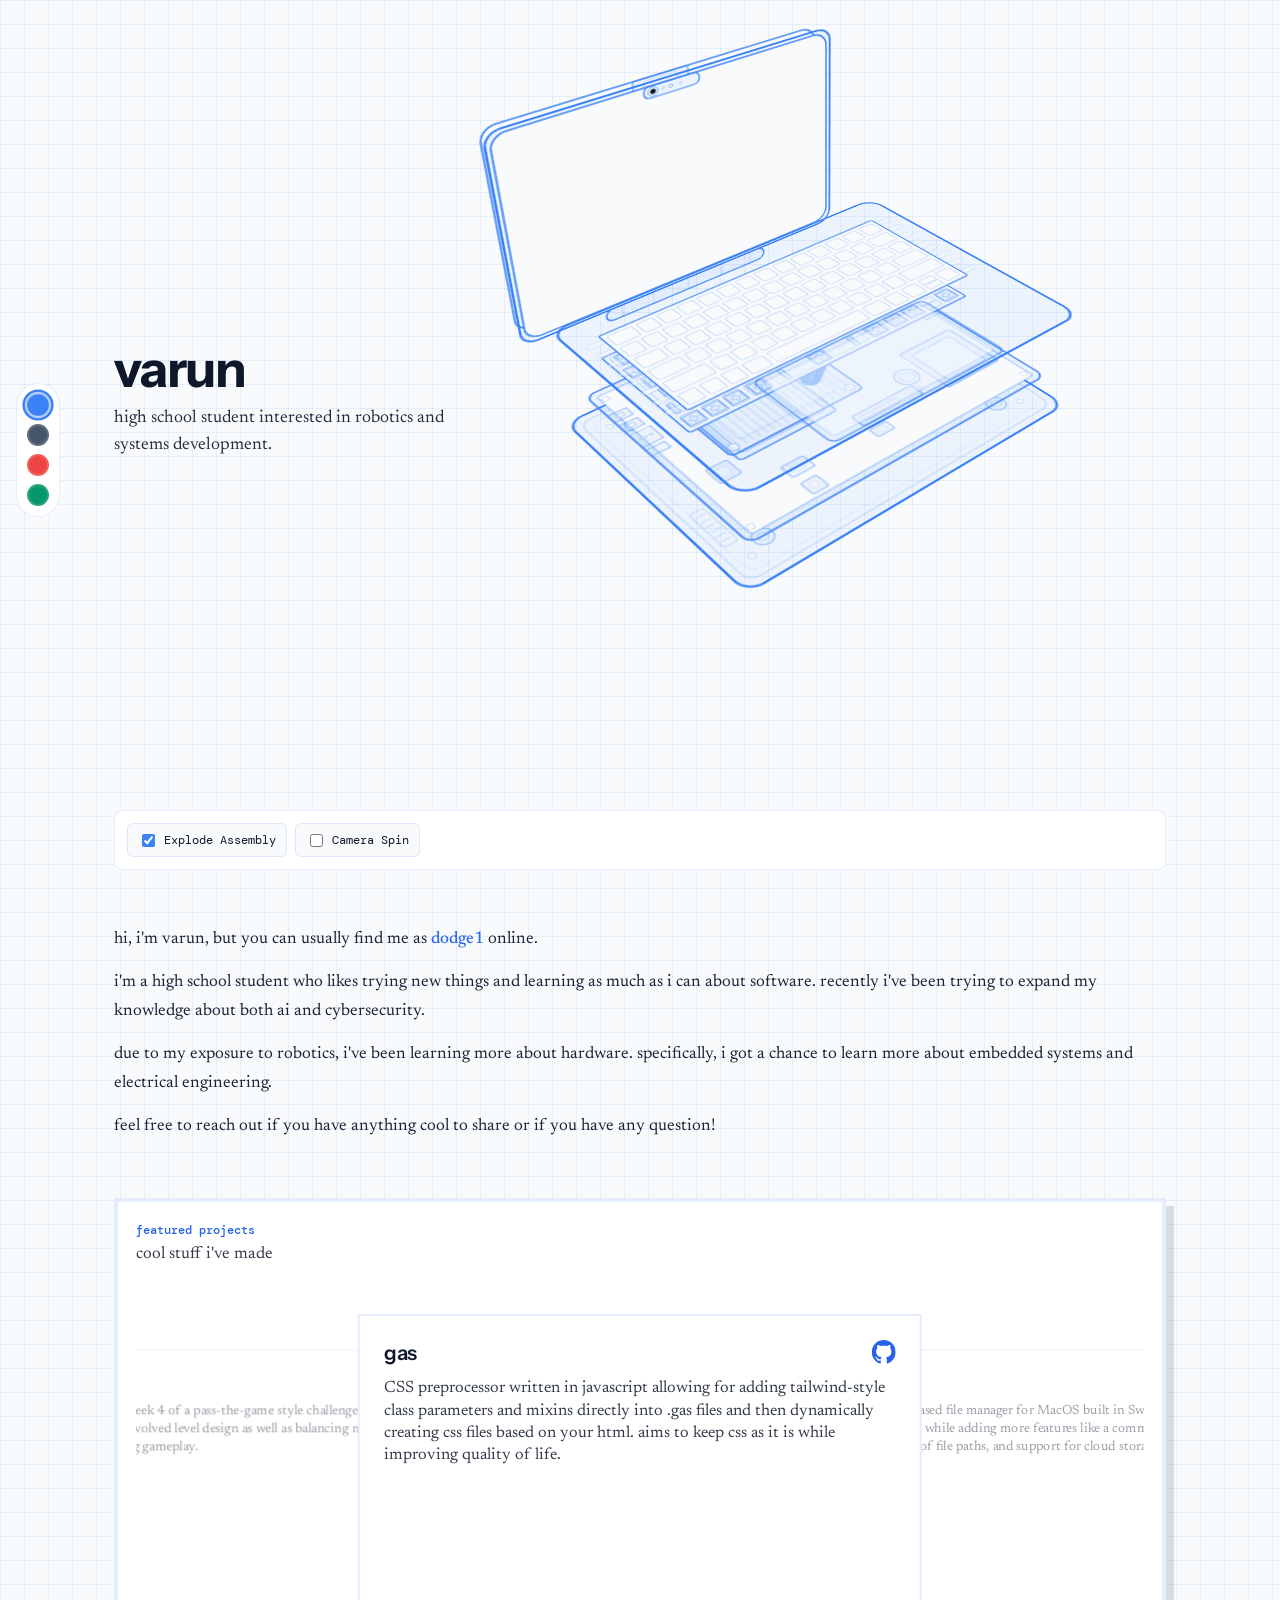
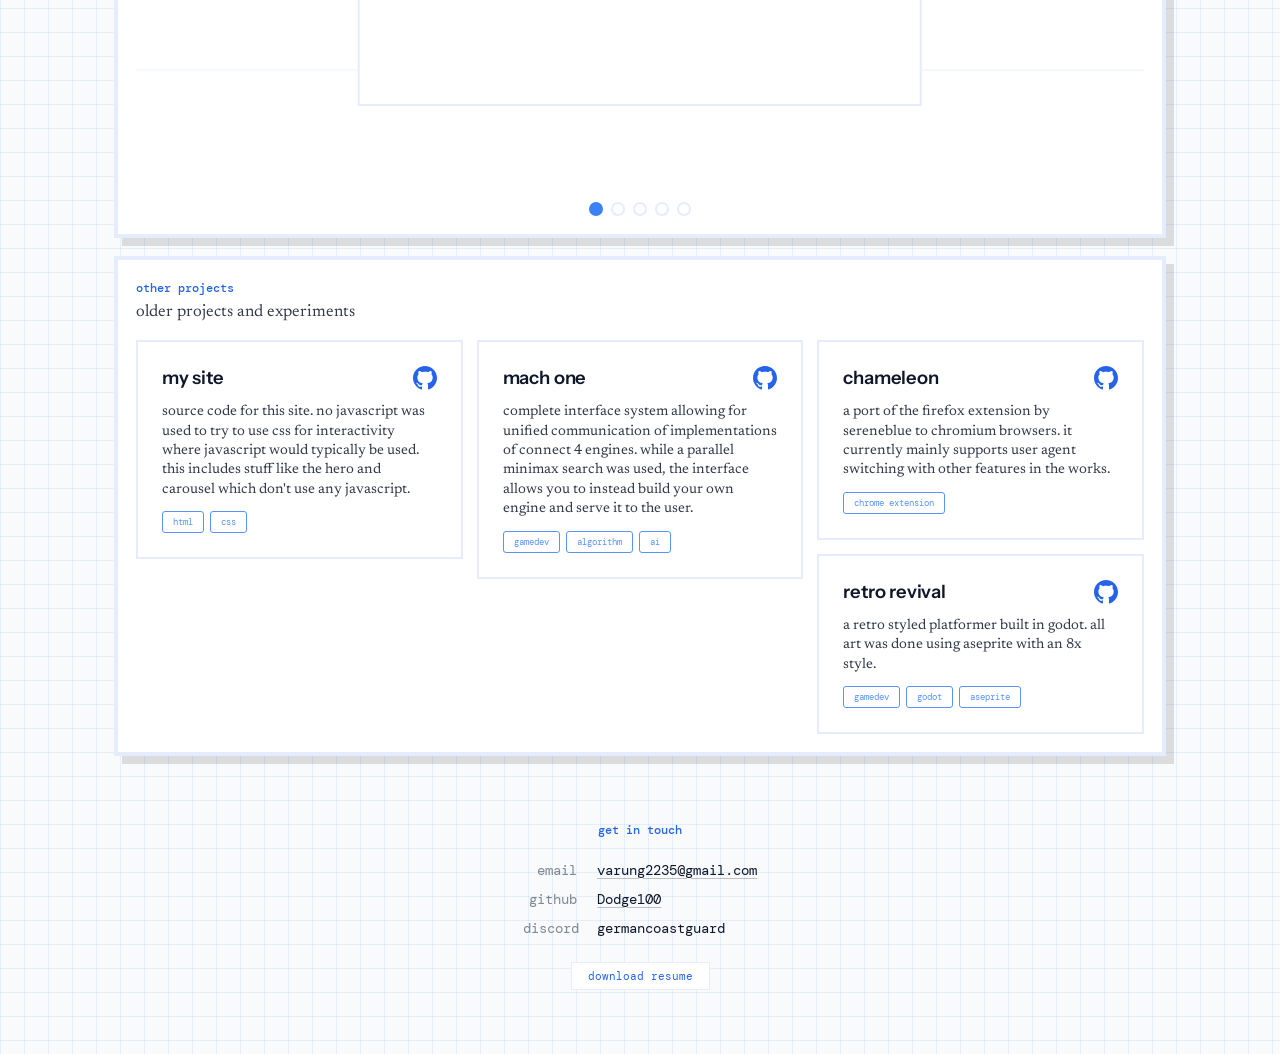
<file: index.html>
<!doctype html>
<html lang="en" class="smooth-scroll">
    <head>
        <meta charset="utf-8" />
        <meta name="viewport" content="width=device-width, initial-scale=1" />
        <meta name="author" content="dodge1" />
        <meta
            name="theme-color"
            media="(prefers-color-scheme: light)"
            content="#f8fafc"
        />
        <meta
            name="theme-color"
            media="(prefers-color-scheme: dark)"
            content="#0f172a"
        />
        <title>dodge1</title>
        <meta
            name="description"
            content="high school student interested in robotics and cybersecurity."
        />
        <link rel="preconnect" href="https://fonts.googleapis.com" />
        <link rel="preconnect" href="https://fonts.gstatic.com" crossorigin />
        <link
            href="https://fonts.googleapis.com/css2?family=DM+Mono:wght@400;500&family=Instrument+Sans:wght@400;500;600;700&family=Newsreader:ital,opsz,wght@0,6..72,300;0,6..72,400;0,6..72,500;1,6..72,400&display=swap"
            rel="stylesheet"
        />
        <link rel="stylesheet" href="./style.css" />
        <link rel="stylesheet" href="./hero-view.css" />
    </head>
    <body>
        <input
            type="radio"
            name="theme"
            id="theme-blueprint"
            class="bp-state"
        />
        <input type="radio" name="theme" id="theme-dark" class="bp-state" />
        <input type="radio" name="theme" id="theme-red" class="bp-state" />
        <input type="radio" name="theme" id="theme-military" class="bp-state" />

        <div class="theme-tray">
            <label
                for="theme-blueprint"
                class="theme-dot theme-dot-blue"
                title="Blueprint Blue"
            ></label>
            <label
                for="theme-dark"
                class="theme-dot theme-dot-slate"
                title="Cyber Slate"
            ></label>
            <label
                for="theme-red"
                class="theme-dot theme-dot-red"
                title="CRT Red"
            ></label>
            <label
                for="theme-military"
                class="theme-dot theme-dot-emerald"
                title="Radar Emerald"
            ></label>
        </div>

        <div class="page">
            <main>
                <section class="hero hero-split">
                    <div class="hero-left">
                        <h1 class="hero-title">varun</h1>
                        <p class="hero-sub">
                            high school student interested in robotics and
                            systems development.
                        </p>
                    </div>
                    <div class="hero-right">
                        <div class="hero-viewport">
                            <div class="bp-scene">
                                <div
                                    class="bp-layer layer-bottom-case"
                                    style="z-index: 10"
                                >
                                    <svg viewBox="0 0 360 360" fill="none">
                                        <use
                                            href="assets/layer-bottom-case.svg#root"
                                        />
                                    </svg>
                                </div>

                                <div
                                    class="bp-layer layer-motherboard"
                                    style="z-index: 20"
                                >
                                    <svg viewBox="0 0 360 360" fill="none">
                                        <use
                                            href="assets/layer-motherboard.svg#root"
                                        />
                                    </svg>
                                </div>

                                <div
                                    class="bp-layer layer-cooling"
                                    style="z-index: 30"
                                >
                                    <svg viewBox="0 0 360 360" fill="none">
                                        <use
                                            href="assets/layer-cooling.svg#root"
                                        />
                                    </svg>
                                </div>

                                <div
                                    class="bp-layer layer-switches"
                                    style="z-index: 40"
                                >
                                    <svg viewBox="0 0 360 360" fill="none">
                                        <use
                                            href="assets/layer-switches.svg#root"
                                        />
                                    </svg>
                                </div>

                                <div
                                    class="bp-layer layer-keycaps"
                                    style="z-index: 50"
                                >
                                    <svg viewBox="0 0 360 360" fill="none">
                                        <use
                                            href="assets/layer-keycaps.svg#root"
                                        />
                                    </svg>
                                </div>

                                <div class="screen-group">
                                    <div
                                        class="bp-layer layer-screen-case"
                                        style="z-index: 70"
                                    >
                                        <svg viewBox="0 0 360 360" fill="none">
                                            <use
                                                href="assets/layer-screen-case.svg#root"
                                            />
                                        </svg>
                                    </div>

                                    <div
                                        class="bp-layer layer-display"
                                        style="z-index: 80"
                                    >
                                        <svg viewBox="0 0 360 360" fill="none">
                                            <use
                                                href="assets/layer-display.svg#root"
                                            />
                                        </svg>
                                    </div>
                                </div>
                            </div>
                        </div>
                    </div>
                </section>

                <section class="bp-section">
                    <div class="bp-controls">
                        <label class="bp-checkbox-row">
                            <input
                                type="checkbox"
                                id="explode-trigger"
                                checked
                            />
                            <span>Explode Assembly</span>
                        </label>
                        <label class="bp-checkbox-row">
                            <input type="checkbox" id="rotate-trigger" />
                            <span>Camera Spin</span>
                        </label>
                    </div>
                </section>

                <section id="about">
                    <p>
                        hi, i'm varun, but you can usually find me as
                        <strong>dodge1</strong> online.
                    </p>
                    <p>
                        i'm a high school student who likes trying new things
                        and learning as much as i can about software. recently
                        i've been trying to expand my knowledge about both ai
                        and cybersecurity.
                    </p>
                    <p>
                        due to my exposure to robotics, i've been learning more
                        about hardware. specifically, i got a chance to learn
                        more about embedded systems and electrical engineering.
                    </p>
                    <p>
                        feel free to reach out if you have anything cool to
                        share or if you have any question!
                    </p>
                </section>

                <section id="projects">
                    <input
                        type="radio"
                        name="proj-slide"
                        id="proj-1"
                        class="carousel-state"
                        checked
                    />
                    <input
                        type="radio"
                        name="proj-slide"
                        id="proj-2"
                        class="carousel-state"
                    />
                    <input
                        type="radio"
                        name="proj-slide"
                        id="proj-3"
                        class="carousel-state"
                    />
                    <input
                        type="radio"
                        name="proj-slide"
                        id="proj-4"
                        class="carousel-state"
                    />
                    <input
                        type="radio"
                        name="proj-slide"
                        id="proj-5"
                        class="carousel-state"
                    />

                    <div class="projects-layout">
                        <section class="panel-card active-projects-card">
                            <div class="projects-board-head">
                                <div>
                                    <h2 class="section-title">
                                        featured projects
                                    </h2>
                                    <p class="projects-board-copy">
                                        cool stuff i've made
                                    </p>
                                </div>
                            </div>

                            <div class="project-carousel-screen">
                                <div class="project-carousel-slides">
                                    <article
                                        class="project-carousel-slide"
                                        data-index="0"
                                    >
                                        <label
                                            for="proj-1"
                                            class="slide-click-target"
                                        ></label>
                                        <div class="project-card-body">
                                            <div class="project-card-head">
                                                <h3>gas</h3>
                                                <div
                                                    class="project-card-actions"
                                                >
                                                    <a
                                                        class="project-card-action project-inline-action project-inline-icon icon-github"
                                                        href="https://github.com/Dodge100/gas"
                                                        target="_blank"
                                                        rel="noreferrer"
                                                        aria-label="View source on GitHub"
                                                    ></a>
                                                </div>
                                            </div>
                                            <p class="project-card-copy">
                                                CSS preprocessor written in
                                                javascript allowing for adding
                                                tailwind-style class parameters
                                                and mixins directly into .gas
                                                files and then dynamically
                                                creating css files based on your
                                                html. aims to keep css as it is
                                                while improving quality of life.
                                            </p>
                                        </div>
                                        <div class="project-tech-section">
                                            <span class="project-tech-label"
                                                >tech used</span
                                            >
                                            <span class="project-tag"
                                                >javascript</span
                                            >
                                            <span class="project-tag"
                                                >css preprocessor</span
                                            >
                                        </div>
                                    </article>

                                    <article
                                        class="project-carousel-slide"
                                        data-index="1"
                                    >
                                        <label
                                            for="proj-2"
                                            class="slide-click-target"
                                        ></label>
                                        <div class="project-card-body">
                                            <div class="project-card-head">
                                                <h3>neutron</h3>
                                                <div
                                                    class="project-card-actions"
                                                >
                                                    <a
                                                        class="project-card-action project-inline-action project-inline-icon icon-github"
                                                        href="https://github.com/Dodge100/neutron"
                                                        target="_blank"
                                                        rel="noreferrer"
                                                        aria-label="View source on GitHub"
                                                    ></a>
                                                </div>
                                            </div>
                                            <p class="project-card-copy">
                                                dual-pane based file manager for
                                                MacOS built in Swift. acts as a
                                                full finder replacement while
                                                adding more features like a
                                                command pallete, better
                                                integration of file paths, and
                                                support for cloud storage.
                                            </p>
                                        </div>
                                        <div class="project-tech-section">
                                            <span class="project-tech-label"
                                                >tech used</span
                                            >
                                            <span class="project-tag"
                                                >swift</span
                                            >
                                            <span class="project-tag"
                                                >cloud</span
                                            >
                                            <span class="project-tag"
                                                >macOS</span
                                            >
                                        </div>
                                    </article>

                                    <article
                                        class="project-carousel-slide"
                                        data-index="2"
                                    >
                                        <label
                                            for="proj-3"
                                            class="slide-click-target"
                                        ></label>
                                        <div class="project-card-body">
                                            <div class="project-card-head">
                                                <h3>breadboard</h3>
                                                <div
                                                    class="project-card-actions"
                                                >
                                                    <a
                                                        class="project-card-action project-inline-action coming-soon"
                                                        aria-label="coming soon"
                                                        >coming soon</a
                                                    >
                                                </div>
                                            </div>
                                            <p class="project-card-copy">
                                                macOS utility app designed to
                                                replace every other daemon app
                                                by adding tools like keyboard
                                                remapping with modal support,
                                                custom shortcuts & triggers,
                                                menubar support, and widget
                                                integrations.
                                            </p>
                                        </div>
                                        <div class="project-tech-section">
                                            <span class="project-tech-label"
                                                >tech used</span
                                            >
                                            <span class="project-tag"
                                                >swift</span
                                            >
                                            <span class="project-tag"
                                                >daemon</span
                                            >
                                            <span class="project-tag"
                                                >utility</span
                                            >
                                            <span class="project-tag"
                                                >macOS</span
                                            >
                                        </div>
                                    </article>

                                    <article
                                        class="project-carousel-slide"
                                        data-index="3"
                                    >
                                        <label
                                            for="proj-4"
                                            class="slide-click-target"
                                        ></label>
                                        <div class="project-card-body">
                                            <div class="project-card-head">
                                                <h3>language</h3>
                                                <div
                                                    class="project-card-actions"
                                                >
                                                    <a
                                                        class="project-card-action project-inline-action project-inline-icon icon-github"
                                                        href="https://github.com/Dodge100/language"
                                                        target="_blank"
                                                        rel="noreferrer"
                                                        aria-label="View source on GitHub"
                                                    ></a>
                                                </div>
                                            </div>
                                            <p class="project-card-copy">
                                                lexer, interpreter, and parser
                                                written in Go supporting python
                                                like-syntax with an emphasis on
                                                type safety and easy of use.
                                                took inspiration from langauges
                                                like python and c++ for syntax
                                                to decrease developer friction.
                                            </p>
                                        </div>
                                        <div class="project-tech-section">
                                            <span class="project-tech-label"
                                                >tech used</span
                                            >
                                            <span class="project-tag"
                                                >golang</span
                                            >
                                            <span class="project-tag"
                                                >low level</span
                                            >
                                        </div>
                                    </article>

                                    <article
                                        class="project-carousel-slide"
                                        data-index="4"
                                    >
                                        <label
                                            for="proj-5"
                                            class="slide-click-target"
                                        ></label>
                                        <div class="project-card-body">
                                            <div class="project-card-head">
                                                <h3>playphone</h3>
                                                <div
                                                    class="project-card-actions"
                                                >
                                                    <a
                                                        class="project-card-action project-inline-action project-inline-icon icon-github"
                                                        href="https://dodge100.itch.io/playphone"
                                                        target="_blank"
                                                        rel="noreferrer"
                                                        aria-label="View project on itch.io"
                                                    ></a>
                                                </div>
                                            </div>
                                            <p class="project-card-copy">
                                                my contribution for week 4 of a
                                                pass-the-game style challenge
                                                organized by hackclub. mainly
                                                involved level design as well as
                                                balancing mechanics and creating
                                                interesting gameplay.
                                            </p>
                                        </div>
                                        <div class="project-tech-section">
                                            <span class="project-tech-label"
                                                >tech used</span
                                            >
                                            <span class="project-tag"
                                                >godot</span
                                            >
                                            <span class="project-tag"
                                                >hackclub</span
                                            >
                                            <span class="project-tag"
                                                >gamedev</span
                                            >
                                            <span class="project-tag"
                                                >collaborative</span
                                            >
                                            <span class="project-tag">web</span>
                                        </div>
                                    </article>
                                </div>
                            </div>

                            <div class="testimonial-dots">
                                <label
                                    for="proj-1"
                                    class="testimonial-dot"
                                ></label>
                                <label
                                    for="proj-2"
                                    class="testimonial-dot"
                                ></label>
                                <label
                                    for="proj-3"
                                    class="testimonial-dot"
                                ></label>
                                <label
                                    for="proj-4"
                                    class="testimonial-dot"
                                ></label>
                                <label
                                    for="proj-5"
                                    class="testimonial-dot"
                                ></label>
                            </div>
                        </section>
                        <section class="panel-card projects-board">
                            <div class="projects-board-head">
                                <div>
                                    <h2 class="section-title">
                                        other projects
                                    </h2>
                                    <p class="projects-board-copy">
                                        older projects and experiments
                                    </p>
                                </div>
                            </div>

                            <div class="project-grid">
                                <a
                                    class="project-card"
                                    href="https://github.com/Dodge100/dodge100.github.io"
                                    target="_blank"
                                    rel="noreferrer"
                                >
                                    <div class="project-card-body">
                                        <div class="project-card-head">
                                            <h3>my site</h3>
                                            <div class="project-card-actions">
                                                <span
                                                    class="project-card-action project-inline-icon icon-github"
                                                    aria-label="View source on GitHub"
                                                ></span>
                                            </div>
                                        </div>
                                        <p class="project-card-copy">
                                            source code for this site. no
                                            javascript was used to try to use
                                            css for interactivity where
                                            javascript would typically be used.
                                            this includes stuff like the hero
                                            and carousel which don't use any
                                            javascript.
                                        </p>
                                        <div class="project-tag-row">
                                            <span class="project-tag"
                                                >html</span
                                            >
                                            <span class="project-tag">css</span>
                                        </div>
                                    </div>
                                </a>
                                <a
                                    class="project-card"
                                    href="https://github.com/Dodge100/mach-one"
                                    target="_blank"
                                    rel="noreferrer"
                                >
                                    <div class="project-card-body">
                                        <div class="project-card-head">
                                            <h3>mach one</h3>
                                            <div class="project-card-actions">
                                                <span
                                                    class="project-card-action project-inline-icon icon-github"
                                                    aria-label="View source on GitHub"
                                                ></span>
                                            </div>
                                        </div>
                                        <p class="project-card-copy">
                                            complete interface system allowing
                                            for unified communication of
                                            implementations of connect 4
                                            engines. while a parallel minimax
                                            search was used, the interface
                                            allows you to instead build your own
                                            engine and serve it to the user.
                                        </p>
                                        <div class="project-tag-row">
                                            <span class="project-tag"
                                                >gamedev</span
                                            >
                                            <span class="project-tag"
                                                >algorithm</span
                                            >
                                            <span class="project-tag">ai</span>
                                        </div>
                                    </div>
                                </a>
                                <a
                                    class="project-card"
                                    href="https://github.com/Dodge100/chameleon-chrome-port"
                                    target="_blank"
                                    rel="noreferrer"
                                >
                                    <div class="project-card-body">
                                        <div class="project-card-head">
                                            <h3>chameleon</h3>
                                            <div class="project-card-actions">
                                                <span
                                                    class="project-card-action project-inline-icon icon-github"
                                                    aria-label="View source on GitHub"
                                                ></span>
                                            </div>
                                        </div>
                                        <p class="project-card-copy">
                                            a port of the firefox extension by
                                            sereneblue to chromium browsers. it
                                            currently mainly supports user agent
                                            switching with other features in the
                                            works.
                                        </p>
                                        <div class="project-tag-row">
                                            <span class="project-tag"
                                                >chrome extension</span
                                            >
                                        </div>
                                    </div>
                                </a>
                                <a
                                    class="project-card"
                                    href="https://github.com/Dodge100/retro-revival"
                                    target="_blank"
                                    rel="noreferrer"
                                >
                                    <div class="project-card-body">
                                        <div class="project-card-head">
                                            <h3>retro revival</h3>
                                            <div class="project-card-actions">
                                                <span
                                                    class="project-card-action project-inline-icon icon-github"
                                                    aria-label="View source on GitHub"
                                                ></span>
                                            </div>
                                        </div>
                                        <p class="project-card-copy">
                                            a retro styled platformer built in
                                            godot. all art was done using
                                            aseprite with an 8x style.
                                        </p>
                                        <div class="project-tag-row">
                                            <span class="project-tag"
                                                >gamedev</span
                                            >
                                            <span class="project-tag"
                                                >godot</span
                                            >
                                            <span class="project-tag"
                                                >aseprite</span
                                            >
                                        </div>
                                    </div>
                                </a>
                            </div>
                        </section>
                    </div>
                </section>

                <footer id="contact">
                    <h2 class="contact-heading">get in touch</h2>

                    <div class="contact-methods">
                        <div class="contact-row">
                            <span class="contact-label">email</span>
                            <a
                                href="mailto:varung2235@gmail.com"
                                class="contact-val"
                                >varung2235@gmail.com</a
                            >
                        </div>
                        <div class="contact-row">
                            <span class="contact-label">github</span>
                            <a
                                href="https://github.com/Dodge100"
                                target="_blank"
                                rel="noreferrer"
                                class="contact-val"
                                >Dodge100</a
                            >
                        </div>
                        <div class="contact-row">
                            <span class="contact-label">discord</span>
                            <span class="contact-val contact-val--text"
                                >germancoastguard</span
                            >
                        </div>
                    </div>

                    <button
                        onclick="javascript: alert('coming soon');"
                        class="contact-resume"
                    >
                        download resume
                    </button>
                </footer>
            </main>
        </div>
    </body>
</html>
</file>
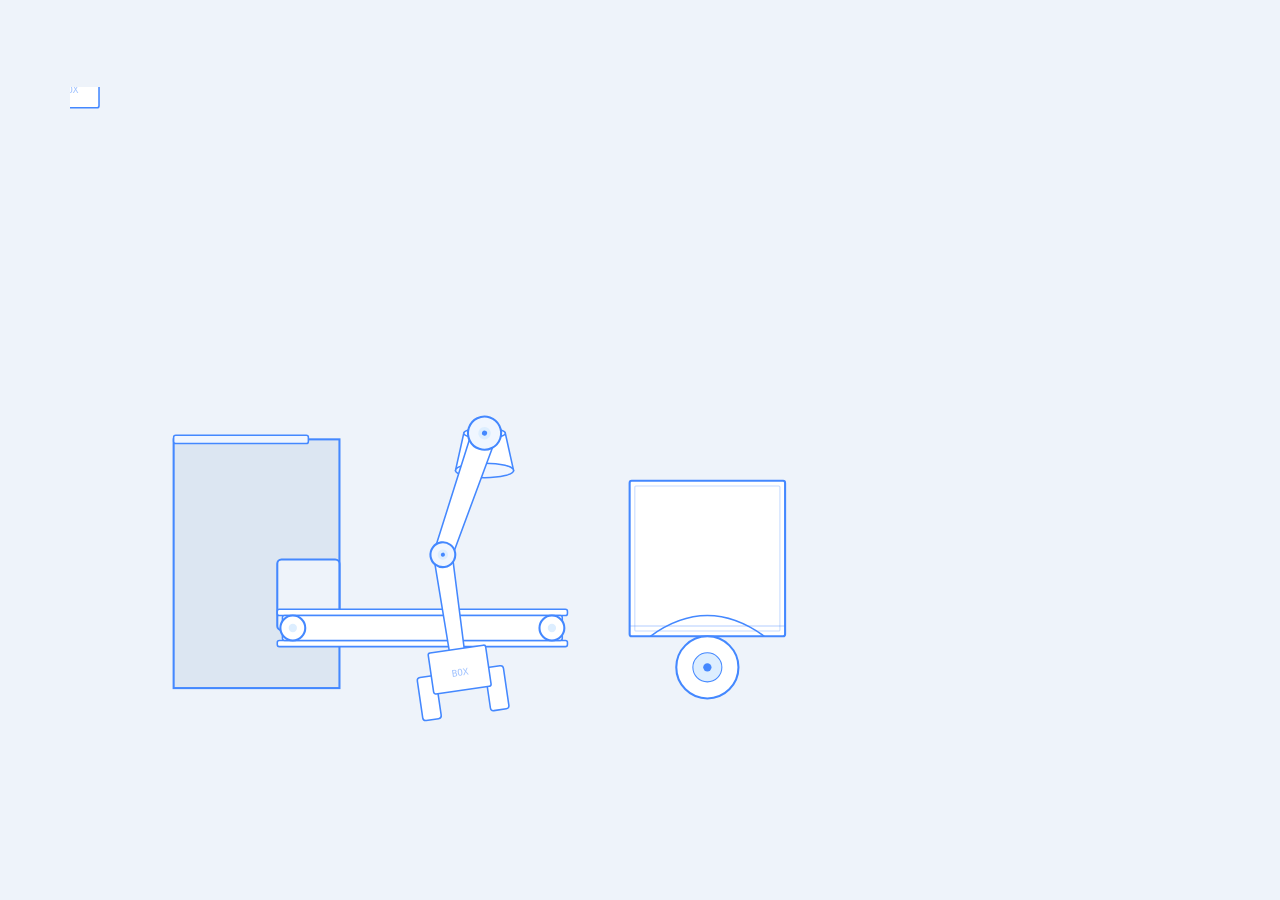
<file: robotarm.html>
<!DOCTYPE html>
<html lang="en">
<head>
<meta charset="UTF-8">
<meta name="viewport" content="width=device-width, initial-scale=1.0">
<title>Robot Arm Conveyor System</title>
<link rel="stylesheet" href="robot.css">
</head>
<body>
<div class="scene">
  <svg viewBox="0 0 1100 700" xmlns="http://www.w3.org/2000/svg">
    <rect x="100" y="340" width="160" height="240" fill="#dce6f2" stroke="#4488ff" stroke-width="2"/>
    <rect x="200" y="456" width="60" height="68" rx="4" fill="#eef3fa" stroke="#4488ff" stroke-width="2"/>
    <rect x="100" y="336" width="130" height="8" rx="2" fill="#f0f6ff" stroke="#4488ff" stroke-width="1.5"/>

    <g class="conveyor">
      <rect x="200" y="504" width="280" height="6" rx="2" fill="#ffffff" stroke="#4488ff" stroke-width="1.5"/>
      <rect x="200" y="534" width="280" height="6" rx="2" fill="#ffffff" stroke="#4488ff" stroke-width="1.5"/>
      <rect x="205" y="510" width="270" height="24" rx="2" fill="#ffffff" stroke="#4488ff" stroke-width="1.5"/>
      <circle cx="215" cy="522" r="12" fill="#ffffff" stroke="#4488ff" stroke-width="2"/>
      <circle cx="215" cy="522" r="4" fill="#ddeeff"/>
      <circle cx="465" cy="522" r="12" fill="#ffffff" stroke="#4488ff" stroke-width="2"/>
      <circle cx="465" cy="522" r="4" fill="#ddeeff"/>
    </g>

    <g class="box-on-belt">
      <g class="box">
        <rect x="-28" y="-20" width="56" height="40" rx="2" fill="#ffffff" stroke="#4488ff" stroke-width="1.5"/>
        <text x="0" y="6" text-anchor="middle" fill="#4488ff" font-family="monospace" font-size="9" opacity="0.5">BOX</text>
      </g>
    </g>

    <g class="arm-base" transform="translate(400, 370)">
      <path d="M-28,0 L-20,-36 L20,-36 L28,0 Z" fill="#ffffff" stroke="#4488ff" stroke-width="1.5"/>
      <ellipse cx="0" cy="0" rx="28" ry="7" fill="#f0f6ff" stroke="#4488ff" stroke-width="1.5"/>
      <ellipse cx="0" cy="-36" rx="20" ry="5" fill="#ffffff" stroke="#4488ff" stroke-width="1.5"/>

      <g class="upper-arm">
        <animateTransform attributeName="transform" type="rotate"
          values="0 0 -36; 61.2 0 -36; 61.2 0 -36; 75 0 -36; 93 0 -36; 93 0 -36; 30 0 -36; 0 0 -36"
          keyTimes="0; 0.25; 0.33; 0.42; 0.63; 0.71; 0.79; 1"
          dur="14s" repeatCount="indefinite"/>
        <path d="M-12,-36 L12,-36 L9,88 L-9,88 Z" fill="#ffffff" stroke="#4488ff" stroke-width="1.5"/>
        <circle cx="0" cy="-36" r="16" fill="#f0f6ff" stroke="#4488ff" stroke-width="2"/>
        <circle cx="0" cy="-36" r="6" fill="#ddeeff"/>
        <circle cx="0" cy="-36" r="2.5" fill="#4488ff"/>

        <g class="forearm">
          <animateTransform attributeName="transform" type="rotate"
            values="0 0 88; -88.1 0 88; -88.1 0 88; -75 0 88; -61.6 0 88; -61.6 0 88; -20 0 88; 0 0 88"
            keyTimes="0; 0.25; 0.33; 0.42; 0.63; 0.71; 0.79; 1"
            dur="14s" repeatCount="indefinite"/>
          <path d="M-9,88 L9,88 L7,196 L-7,196 Z" fill="#ffffff" stroke="#4488ff" stroke-width="1.5"/>
          <circle cx="0" cy="88" r="12" fill="#f0f6ff" stroke="#4488ff" stroke-width="2"/>
          <circle cx="0" cy="88" r="5" fill="#ddeeff"/>
          <circle cx="0" cy="88" r="2" fill="#4488ff"/>

          <g class="gripper">
            <circle cx="0" cy="196" r="9" fill="#f0f6ff" stroke="#4488ff" stroke-width="1.5"/>
            <rect x="-7" y="196" width="14" height="8" rx="2" fill="#ffffff" stroke="#4488ff" stroke-width="1.5"/>

            <rect x="-42" y="202" width="18" height="42" rx="3" fill="#ffffff" stroke="#4488ff" stroke-width="1.5" class="finger-left"/>
            <rect x="24" y="202" width="18" height="42" rx="3" fill="#ffffff" stroke="#4488ff" stroke-width="1.5" class="finger-right"/>

            <g class="box-in-gripper">
              <g class="box" transform="translate(0, 200)">
                <rect x="-28" y="-20" width="56" height="40" rx="2" fill="#ffffff" stroke="#4488ff" stroke-width="1.5"/>
                <text x="0" y="6" text-anchor="middle" fill="#4488ff" font-family="monospace" font-size="9" opacity="0.5">BOX</text>
              </g>
            </g>
          </g>
        </g>
      </g>
    </g>

    <g class="truck">
      <rect x="540" y="380" width="150" height="150" rx="2" fill="#ffffff" stroke="#4488ff" stroke-width="2"/>
      <rect x="545" y="385" width="140" height="140" rx="1" fill="none" stroke="#4488ff" stroke-width="1" opacity="0.3"/>
      <line x1="540" y1="520" x2="690" y2="520" stroke="#4488ff" stroke-width="1" opacity="0.4"/>
      <path d="M560,530 Q615,490 670,530" fill="none" stroke="#4488ff" stroke-width="1.5"/>
      <circle cx="615" cy="560" r="30" fill="#ffffff" stroke="#4488ff" stroke-width="2"/>
      <circle cx="615" cy="560" r="14" fill="#ddeeff" stroke="#4488ff" stroke-width="1"/>
      <circle cx="615" cy="560" r="4" fill="#4488ff"/>
    </g>
  </svg>
</div>
</body>
</html>
</file>
<file: style.css>
/* ─── THEME VARIABLES ─── */
:root {
    --font-mono: "DM Mono", "SF Mono", monospace;
    --font-body: "Newsreader", Georgia, serif;
    --font-heading: "Instrument Sans", system-ui, sans-serif;
    --ease-out: cubic-bezier(0.25, 0.46, 0.45, 0.94);
    /* embedded icon data URIs (uses currentColor for tinting) */
    --icon-github: url("data:image/svg+xml;charset=utf-8,%3Csvg%20viewBox%3D%220%200%201024%201024%22%20xmlns%3D%22http://www.w3.org/2000/svg%22%3E%3Cpath%20fill%3D%22currentColor%22%20fill-rule%3D%22evenodd%22%20d%3D%22M512%200C229.12%200%200%20229.12%200%20512c0%20226.56%20146.56%20417.92%20350.08%20485.76%2025.6%204.48%2035.2-10.88%2035.2-24.32%200-12.16-.64-52.48-.64-95.36-128.64%2023.68-161.92-31.36-172.16-60.16-5.76-14.72-30.72-60.16-52.48-72.32-17.92-9.6-43.52-33.28-.64-33.92%2040.32-.64%2069.12%2037.12%2078.72%2052.48%2046.08%2077.44%20119.68%2055.68%20149.12%2042.24%204.48-33.28%2017.92-55.68%2032.64-68.48-113.92-12.8-232.96-56.96-232.96-252.8%200-55.68%2019.84-101.76%2052.48-137.6-5.12-12.8-23.04-65.28%205.12-135.68%200%200%2042.88-13.44%20140.8%2052.48%2040.96-11.52%2084.48-17.28%20128-17.28s87.04%205.76%20128%2017.28c97.92-66.56%20140.8-52.48%20140.8-52.48%2028.16%2070.4%2010.24%20122.88%205.12%20135.68%2032.64%2035.84%2052.48%2081.28%2052.48%20137.6%200%20196.48-119.68%20240-233.6%20252.8%2018.56%2016%2034.56%2046.72%2034.56%2094.72%200%2068.48-.64%20123.52-.64%20140.8%200%2013.44%209.6%2029.44%2035.2%2024.32C877.44%20929.92%201024%20737.92%201024%20512%201024%20229.12%20794.88%200%20512%200%22%20clip-rule%3D%22evenodd%22/%3E%3C/svg%3E");
}

@media (prefers-color-scheme: light) {
    body {
        --canvas-bg: #f8fafc;
        --ui-bg: #ffffff;
        --ui-border: rgba(37, 99, 235, 0.12);
        --text-primary: #0f172a;
        --text-accent: #2563eb;
        --primary-line: #3b82f6;
        --primary-fill: rgba(59, 130, 246, 0.06);
        --primary-fill-solid: #ffffff;
        --highlight: #fde68a;
        --selection-text: #0f172a;
    }
}

@media (prefers-color-scheme: dark) {
    body {
        --canvas-bg: #0f172a;
        --ui-bg: #1e293b;
        --ui-border: #334155;
        --text-primary: #e2e8f0;
        --text-accent: #60a5fa;
        --primary-line: #38bdf8;
        --primary-fill: rgba(56, 189, 248, 0.08);
        --primary-fill-solid: #1e293b;
        --highlight: #fde68a;
        --selection-text: #000000;
    }
}

body:has(#theme-blueprint:checked) {
    --canvas-bg: #f8fafc;
    --ui-bg: #ffffff;
    --ui-border: rgba(37, 99, 235, 0.12);
    --text-primary: #0f172a;
    --text-accent: #2563eb;
    --primary-line: #3b82f6;
    --primary-fill: rgba(59, 130, 246, 0.06);
    --primary-fill-solid: #ffffff;
    --highlight: #fde68a;
    --selection-text: #0f172a;
}

body:has(#theme-dark:checked) {
    --canvas-bg: #0f172a;
    --ui-bg: #1e293b;
    --ui-border: #334155;
    --text-primary: #e2e8f0;
    --text-accent: #60a5fa;
    --primary-line: #38bdf8;
    --primary-fill: rgba(56, 189, 248, 0.08);
    --primary-fill-solid: #1e293b;
    --highlight: #fde68a;
    --selection-text: #000000;
}

body:has(#theme-red:checked) {
    --canvas-bg: #0a0a0f;
    --ui-bg: #100505;
    --ui-border: #4a1515;
    --text-primary: #d8c8c8;
    --text-accent: #dc2626;
    --primary-line: #dc2626;
    --primary-fill: rgba(220, 38, 38, 0.08);
    --primary-fill-solid: #100505;
    --highlight: #2dd4bf;
    --selection-text: #000000;
}

body:has(#theme-military:checked) {
    --canvas-bg: #0a1a0a;
    --ui-bg: #0f220f;
    --ui-border: #1a3a1a;
    --text-primary: #b8d8b8;
    --text-accent: #4ade80;
    --primary-line: #22c55e;
    --primary-fill: rgba(34, 197, 94, 0.08);
    --primary-fill-solid: #0f220f;
    --highlight: #c084fc;
    --selection-text: #000000;
}

*,
*::before,
*::after {
    box-sizing: border-box;
    transition:
        background 0.25s ease,
        background-color 0.25s ease,
        color 0.25s ease,
        border-color 0.25s ease,
        box-shadow 0.25s ease,
        filter 0.25s ease,
        fill 0.25s ease,
        stroke 0.25s ease;
}
::selection {
    background: var(--highlight);
    color: var(--selection-text);
}
::-moz-selection {
    background: var(--highlight);
    color: var(--selection-text);
}

html {
    color-scheme: light dark;
}
html.smooth-scroll {
    scroll-behavior: smooth;
}

body {
    margin: 0;
    overflow-x: hidden;
    background-color: var(--canvas-bg);
    background-image:
        linear-gradient(
            color-mix(in srgb, var(--primary-line) 10%, transparent) 1px,
            transparent 1px
        ),
        linear-gradient(
            90deg,
            color-mix(in srgb, var(--primary-line) 10%, transparent) 1px,
            transparent 1px
        );
    background-size: 24px 24px;
    color: var(--text-primary);
    font-family: var(--font-body);
    font-size: clamp(1.0625rem, 1.3vw, 1.1875rem);
    line-height: 1.7;
    transition:
        background 0.5s,
        color 0.5s;
}

a {
    color: inherit;
    text-decoration: none;
}
a:focus-visible {
    outline: 2px solid var(--primary-line);
    outline-offset: 3px;
}

/* ─── PAGE LAYOUT ─── */
.page {
    max-width: 1100px;
    margin: 0 auto;
    padding: 0 24px;
    min-height: 100vh;
    display: flex;
    flex-direction: column;
}

section[id] {
    scroll-margin-top: 80px;
}

/* ─── SECTION BODY ─── */
#about,
.bp-section {
    margin-bottom: 56px;
}

#about p {
    margin: 0 0 14px;
    color: var(--text-primary);
    opacity: 0.95;
}

#about strong {
    color: var(--text-accent);
    font-weight: 500;
}

/* ─── TAGS (shared across grid cards) ─── */
.project-tag {
    font-family: var(--font-mono);
    font-size: 0.55rem;
    border: 1px solid var(--primary-line);
    color: var(--primary-line);
    padding: 3px 10px 2px;
    border-radius: 3px;
    opacity: 0.85;
    transition:
        opacity 0.25s,
        border-color 0.25s ease,
        color 0.25s ease;
}
.project-tag:hover {
    opacity: 1;
}

/* ─── JOS PROJECTS (jos.gg structure, dodge1 theme) ─── */
#projects {
    --motion-fast: 180ms;
    --motion-base: 320ms;
    --motion-ease: cubic-bezier(0.22, 1, 0.36, 1);
    margin-bottom: 56px;
}

.carousel-state {
    position: fixed;
    top: 0;
    left: 0;
    width: 0;
    height: 0;
    opacity: 0;
    pointer-events: none;
}

.panel-card {
    position: relative;
    border: 4px solid var(--ui-border);
    background: var(--ui-bg);
    box-shadow: 8px 8px 0 rgba(0, 0, 0, 0.12);
    padding: 18px;
    transition:
        transform var(--motion-base) var(--motion-ease),
        box-shadow var(--motion-base) var(--motion-ease),
        border-color var(--motion-fast) ease,
        background-color var(--motion-fast) ease;
}

.panel-card:hover,
.panel-card:focus-within {
    box-shadow: 8px 8px 0 rgba(0, 0, 0, 0.15);
}

.projects-layout {
    display: grid;
    gap: 18px;
}

/* ─── ACTIVE PROJECTS CAROUSEL ─── */
.active-projects-card {
    display: grid;
    gap: 16px;
}

.projects-board-head {
    display: flex;
    justify-content: space-between;
    gap: 16px;
    align-items: end;
}

.section-title {
    font-family: var(--font-mono);
    font-size: 0.75rem;
    color: var(--text-accent);
    margin: 0 0 4px;
    text-transform: lowercase;
    font-weight: 500;
}

.projects-board-copy,
.project-card-copy {
    margin: 0;
    color: var(--text-primary);
    opacity: 0.85;
}

.projects-board-copy {
    font-size: 1.05rem;
    line-height: 1.3;
}

.project-card-copy {
    font-size: 0.9rem;
    line-height: 1.35;
}

.project-carousel-slide .project-card-copy {
    font-size: 1.025rem;
}

.project-carousel-slide .project-card-head h3 {
    font-size: 1.275rem;
}

.project-carousel-slide .project-card-action {
    font-size: 0.825rem;
    margin-top: 0;
}

.project-carousel-slide .project-tag {
    font-size: 0.675rem;
}

.project-carousel-slide .project-tech-label {
    font-size: 0.725rem;
}

.project-carousel-screen {
    position: relative;
    overflow: hidden;
    padding: 8px 0 56px;
}

.project-carousel-slides {
    position: relative;
    min-height: 440px;
}

.project-carousel-slide {
    position: absolute;
    top: 24px;
    bottom: 24px;
    left: 50%;
    width: min(100%, 56%);
    padding: 24px;
    border: 2px solid var(--ui-border);
    background: var(--ui-bg);
    opacity: 0;
    transform: translateX(-50%) scale(0.85);
    pointer-events: none;
    display: flex;
    flex-direction: column;
    transition:
        opacity 320ms ease,
        transform 320ms cubic-bezier(0.22, 1, 0.36, 1),
        border-radius 0.35s ease;
}

.project-card-body {
    display: flex;
    flex-direction: column;
    gap: 12px;
}

/* ─── TECH SECTION (tucked under the card, revealed on hover) ─── */
.project-tech-section {
    position: absolute;
    top: calc(100% - 8px);
    left: 2.5%;
    width: 95%;
    background: var(--primary-fill);
    border: 1px solid color-mix(in srgb, var(--primary-line) 18%, transparent);
    border-top: 0;
    border-radius: 12px;
    padding: 20px 29px 14px;
    display: flex;
    flex-wrap: wrap;
    gap: 6px;
    opacity: 0;
    pointer-events: none;
    clip-path: inset(8px 0 0 0);
    transition: opacity 0.3s ease;
}

.project-tech-label {
    width: 100%;
    font-family: var(--font-mono);
    font-size: 0.6rem;
    color: var(--primary-line);
    opacity: 0.6;
    text-transform: uppercase;
    letter-spacing: 0.06em;
}

/* Tech section revealed on hover */
.project-carousel-slide:hover .project-tech-section {
    opacity: 1;
}

/* ─── CAROUSEL HOVER EFFECTS ─── */
/* Slide (card) itself lifts up — overrides each carousel position */
#projects:has(#proj-1:checked) .project-carousel-slide[data-index="0"]:hover,
#projects:has(#proj-2:checked) .project-carousel-slide[data-index="1"]:hover,
#projects:has(#proj-3:checked) .project-carousel-slide[data-index="2"]:hover,
#projects:has(#proj-4:checked) .project-carousel-slide[data-index="3"]:hover,
#projects:has(#proj-5:checked) .project-carousel-slide[data-index="4"]:hover {
    transform: translateX(-50%) translateY(-24px) scale(1) !important;
}
#projects:has(#proj-1:checked) .project-carousel-slide[data-index="4"]:hover,
#projects:has(#proj-2:checked) .project-carousel-slide[data-index="0"]:hover,
#projects:has(#proj-3:checked) .project-carousel-slide[data-index="1"]:hover,
#projects:has(#proj-4:checked) .project-carousel-slide[data-index="2"]:hover,
#projects:has(#proj-5:checked) .project-carousel-slide[data-index="3"]:hover {
    transform: translateX(-125%) translateY(-24px) scale(0.82) !important;
}
#projects:has(#proj-1:checked) .project-carousel-slide[data-index="1"]:hover,
#projects:has(#proj-2:checked) .project-carousel-slide[data-index="2"]:hover,
#projects:has(#proj-3:checked) .project-carousel-slide[data-index="3"]:hover,
#projects:has(#proj-4:checked) .project-carousel-slide[data-index="4"]:hover,
#projects:has(#proj-5:checked) .project-carousel-slide[data-index="0"]:hover {
    transform: translateX(25%) translateY(-24px) scale(0.82) !important;
}

.slide-click-target {
    position: absolute;
    inset: 0;
    z-index: 1;
    cursor: pointer;
}

/* ─── CAROUSEL STATE OVERRIDES ─── */
/* Active */
#projects:has(#proj-1:checked) .project-carousel-slide[data-index="0"],
#projects:has(#proj-2:checked) .project-carousel-slide[data-index="1"],
#projects:has(#proj-3:checked) .project-carousel-slide[data-index="2"],
#projects:has(#proj-4:checked) .project-carousel-slide[data-index="3"],
#projects:has(#proj-5:checked) .project-carousel-slide[data-index="4"] {
    opacity: 1 !important;
    transform: translateX(-50%) scale(1) !important;
    z-index: 3 !important;
    pointer-events: auto !important;
}

/* Left adjacent */
#projects:has(#proj-1:checked) .project-carousel-slide[data-index="4"],
#projects:has(#proj-2:checked) .project-carousel-slide[data-index="0"],
#projects:has(#proj-3:checked) .project-carousel-slide[data-index="1"],
#projects:has(#proj-4:checked) .project-carousel-slide[data-index="2"],
#projects:has(#proj-5:checked) .project-carousel-slide[data-index="3"] {
    opacity: 0.5 !important;
    transform: translateX(-125%) scale(0.82) !important;
    z-index: 2 !important;
    pointer-events: auto !important;
}

/* Right adjacent */
#projects:has(#proj-1:checked) .project-carousel-slide[data-index="1"],
#projects:has(#proj-2:checked) .project-carousel-slide[data-index="2"],
#projects:has(#proj-3:checked) .project-carousel-slide[data-index="3"],
#projects:has(#proj-4:checked) .project-carousel-slide[data-index="4"],
#projects:has(#proj-5:checked) .project-carousel-slide[data-index="0"] {
    opacity: 0.5 !important;
    transform: translateX(25%) scale(0.82) !important;
    z-index: 2 !important;
    pointer-events: auto !important;
}

/* Hidden */
#projects:has(#proj-1:checked) .project-carousel-slide[data-index="2"],
#projects:has(#proj-1:checked) .project-carousel-slide[data-index="3"],
#projects:has(#proj-2:checked) .project-carousel-slide[data-index="3"],
#projects:has(#proj-2:checked) .project-carousel-slide[data-index="4"],
#projects:has(#proj-3:checked) .project-carousel-slide[data-index="0"],
#projects:has(#proj-3:checked) .project-carousel-slide[data-index="4"],
#projects:has(#proj-4:checked) .project-carousel-slide[data-index="0"],
#projects:has(#proj-4:checked) .project-carousel-slide[data-index="1"],
#projects:has(#proj-5:checked) .project-carousel-slide[data-index="1"],
#projects:has(#proj-5:checked) .project-carousel-slide[data-index="2"] {
    opacity: 0 !important;
    transform: translateX(-50%) scale(0.82) !important;
    z-index: 1 !important;
    pointer-events: none !important;
}

/* ─── CARD CONTENT ─── */
.project-card-head {
    display: flex;
    justify-content: space-between;
    gap: 12px;
    align-items: start;
}

.project-card-actions {
    display: flex;
    gap: 6px;
    align-items: center;
    flex-shrink: 0;
}

.project-card-head h3 {
    margin: 0;
    font-family: var(--font-heading);
    font-size: 1.15rem;
    font-weight: 600;
    line-height: 1.25;
    letter-spacing: -0.01em;
    color: var(--text-primary);
    text-transform: lowercase;
    min-width: 0;
}

.project-tag-row {
    display: flex;
    flex-wrap: wrap;
    gap: 6px;
}

/* ─── SHARED ACTION TEXT ─── */
.project-card-action {
    margin-top: auto;
    color: var(--text-accent);
    font-family: var(--font-mono);
    font-size: 0.7rem;
    text-transform: lowercase;
    text-decoration: none;
    position: relative;
    z-index: 2;
    width: fit-content;
}

.project-card-action::after {
    content: "";
    position: absolute;
    left: 0;
    right: 0;
    bottom: -1px;
    height: 1px;
    background: var(--text-accent);
    transform: scaleX(0);
    transform-origin: left;
    transition:
        transform 0.3s cubic-bezier(0.25, 0.46, 0.45, 0.94),
        background-color 0.25s ease;
}

.project-card-action:hover::after {
    transform: scaleX(1);
}

/* kill underline on carousel icon buttons */
.project-inline-icon::after,
.coming-soon::after {
    content: none !important;
}

/* minimal github icon (uses mask for reliable accent-color tinting) */
.project-inline-icon {
    border: none;
    background: transparent;
    padding: 0;
    width: 24px;
    height: 24px;
    font-size: 0;
    background-color: var(--text-accent);
    mask: var(--icon) center / 24px no-repeat;
    -webkit-mask: var(--icon) center / 24px no-repeat;
}

.project-inline-icon.icon-github {
    --icon: var(--icon-github);
}

/* ─── NAVIGATION DOTS ─── */
.testimonial-dots {
    display: flex;
    justify-content: center;
    gap: 8px;
}

.testimonial-dot {
    appearance: none;
    width: 14px;
    height: 14px;
    border: 2px solid var(--ui-border);
    border-radius: 50%;
    background: var(--ui-bg);
    cursor: pointer;
    transition:
        background-color 0.2s ease,
        border-color 0.2s ease;
}

.testimonial-dot:hover {
    border-color: var(--primary-line);
}

#projects:has(#proj-1:checked) .testimonial-dots [for="proj-1"],
#projects:has(#proj-2:checked) .testimonial-dots [for="proj-2"],
#projects:has(#proj-3:checked) .testimonial-dots [for="proj-3"],
#projects:has(#proj-4:checked) .testimonial-dots [for="proj-4"],
#projects:has(#proj-5:checked) .testimonial-dots [for="proj-5"] {
    background: var(--primary-line) !important;
    border-color: var(--primary-line) !important;
}

/* ─── GRID CARDS ─── */
.projects-board {
    display: grid;
    gap: 16px;
}

.project-grid {
    columns: 3;
    column-gap: 14px;
}

.project-card {
    break-inside: avoid;
    margin-bottom: 14px;
    padding: 24px;
    border: 2px solid var(--ui-border);
    background: var(--ui-bg);
    color: var(--text-primary);
    text-align: left;
    font: inherit;
    text-decoration: none;
    cursor: pointer;
    display: block;
}

.project-card .project-card-body {
    display: flex;
    flex-direction: column;
    gap: 12px;
}

/* ======================================================================== */
/* BLUEPRINT ISOMETRIC VIEWER                                                */
/* ======================================================================== */

/* ─── STATE CONTROLLERS ─── */
.bp-state {
    position: fixed;
    top: 0;
    left: 0;
    width: 1px;
    height: 1px;
    overflow: hidden;
    clip: rect(0, 0, 0, 0);
    border: 0;
    pointer-events: none;
}

.bp-controls {
    display: flex;
    align-items: center;
    gap: 8px;
    flex-wrap: wrap;
    padding: 12px;
    border: 1px solid var(--ui-border);
    border-radius: 8px;
    background: var(--ui-bg);
}

/* ─── BP TOGGLE SWITCHES ─── */
.bp-checkbox-row {
    display: flex;
    align-items: center;
    gap: 6px;
    padding: 6px 10px;
    background: var(--canvas-bg);
    border: 1px solid var(--ui-border);
    border-radius: 6px;
    cursor: pointer;
    font-family: var(--font-mono);
    font-size: 12px;
    color: var(--text-primary);
    transition:
        background 0.2s,
        border-color 0.2s,
        color 0.2s;
    white-space: nowrap;
}
.bp-checkbox-row:hover {
    background: var(--primary-fill);
}
.bp-checkbox-row input[type="checkbox"] {
    accent-color: var(--primary-line);
}

/* ─── FLOATING THEME PICKER ─── */
.theme-tray {
    position: fixed;
    left: 16px;
    top: 50%;
    transform: translateY(-50%);
    display: flex;
    flex-direction: column;
    gap: 8px;
    padding: 10px;
    border-radius: 40px;
    background: var(--ui-bg);
    border: 1px solid var(--ui-border);
    z-index: 200;
    backdrop-filter: blur(8px);
}
.theme-dot {
    width: 22px;
    height: 22px;
    border-radius: 50%;
    border: 2px solid rgba(255, 255, 255, 0.15);
    cursor: pointer;
    transition:
        border-color 0.2s,
        transform 0.2s,
        box-shadow 0.2s;
}
.theme-dot:hover {
    transform: scale(1.25);
}
.theme-dot-blue {
    background: #3b82f6;
}
.theme-dot-slate {
    background: #475569;
}
.theme-dot-red {
    background: #ef4444;
}
.theme-dot-emerald {
    background: #059669;
}
body:has(#theme-blueprint:checked) .theme-dot-blue,
body:has(#theme-dark:checked) .theme-dot-slate,
body:has(#theme-red:checked) .theme-dot-red,
body:has(#theme-military:checked) .theme-dot-emerald {
    border-color: rgba(255, 255, 255, 0.6);
    box-shadow: 0 0 0 2px var(--primary-line);
    transform: scale(1.2);
}

@media (prefers-color-scheme: light) {
    body:not(:has(.bp-state:checked)) .theme-dot-blue {
        border-color: rgba(255, 255, 255, 0.6);
        box-shadow: 0 0 0 2px var(--primary-line);
        transform: scale(1.2);
    }
}

@media (prefers-color-scheme: dark) {
    body:not(:has(.bp-state:checked)) .theme-dot-slate {
        border-color: rgba(255, 255, 255, 0.6);
        box-shadow: 0 0 0 2px var(--primary-line);
        transform: scale(1.2);
    }
}

/* ─── REDUCED MOTION ─── */
@media (prefers-reduced-motion: reduce) {
    *,
    *::before,
    *::after {
        animation-duration: 0.01ms !important;
        animation-iteration-count: 1 !important;
        transition-duration: 0.01ms !important;
    }
    html.smooth-scroll {
        scroll-behavior: auto;
    }
}

/* ─── SCROLLBAR ─── */
:root {
    scrollbar-width: thin;
    scrollbar-color: var(--primary-line) transparent;
}
::-webkit-scrollbar {
    width: 6px;
    height: 6px;
}
::-webkit-scrollbar-track {
    background: transparent;
}
::-webkit-scrollbar-thumb {
    background: var(--primary-line);
    border-radius: 3px;
}
::-webkit-scrollbar-thumb:hover {
    background: var(--highlight);
}

/* ─── CONTACT / FOOTER ─── */
#contact {
    margin-top: 64px;
    margin-bottom: 64px;
    display: flex;
    flex-direction: column;
    align-items: center;
}

.contact-heading {
    font-family: var(--font-mono);
    font-size: 0.75rem;
    font-weight: 500;
    color: var(--text-accent);
    margin: 0 0 18px;
    text-transform: lowercase;
}

.contact-methods {
    display: flex;
    flex-direction: column;
    gap: 6px;
}

.contact-row {
    display: flex;
    gap: 20px;
    font-family: var(--font-mono);
    font-size: 0.85rem;
    line-height: 1.7;
}

.contact-label {
    width: 4em;
    text-align: right;
    color: var(--text-primary);
    opacity: 0.5;
    flex-shrink: 0;
}

.contact-val {
    color: var(--text-primary);
    text-decoration: underline;
    text-underline-offset: 3px;
    text-decoration-thickness: 1px;
    text-decoration-color: color-mix(
        in srgb,
        var(--text-primary) 25%,
        transparent
    );
    transition:
        text-decoration-color 0.2s,
        color 0.2s;
}

.contact-val:hover {
    color: var(--primary-line);
    text-decoration-color: var(--primary-line);
}

.contact-val--text {
    text-decoration: none;
}

.contact-val--text:hover {
    color: var(--text-primary);
}

.contact-resume {
    margin-top: 22px;
    padding: 6px 16px;
    border: 1px solid var(--ui-border);
    background: var(--ui-bg);
    font-family: var(--font-mono);
    font-size: 0.7rem;
    color: var(--text-accent);
    text-decoration: none;
    transition:
        border-color 0.2s,
        color 0.2s,
        background 0.2s;
}

.contact-resume:hover {
    border-color: var(--primary-line);
    color: var(--primary-line);
    background: var(--primary-fill);
    cursor: pointer;
}

/* ─── RESPONSIVE ─── */
@media (max-width: 900px) {
    .project-carousel-slide {
        width: min(100%, 72%);
    }
    .project-carousel-slides {
        min-height: 360px;
    }

    .project-grid {
        columns: 2;
    }
}

@media (max-width: 640px) {
    .page {
        padding: 0 16px;
    }
    #about {
        margin-bottom: 40px;
    }

    .project-carousel-slide {
        width: min(100%, 84%);
        padding: 20px 18px 16px;
    }
    .project-carousel-slides {
        min-height: 380px;
    }

    .project-grid {
        columns: 1;
    }
    .bp-controls {
        flex-direction: column;
        align-items: stretch;
    }

    .testimonial-dots {
        gap: 8px;
    }
    .testimonial-dot {
        width: 12px;
        height: 12px;
    }

    #contact {
        margin-top: 48px;
    }

    .contact-row {
        font-size: 0.78rem;
        gap: 14px;
    }

    .contact-label {
        width: 3.5em;
    }
}

@media (max-width: 420px) {
    #about,
    .bp-section {
        margin-bottom: 36px;
    }

    .project-carousel-slide {
        width: min(100%, 90%);
        padding: 18px 16px 14px;
    }
    .project-carousel-slides {
        min-height: 400px;
    }
}
</file>
<file: hero-view.css>
/* hero */
.hero {
    min-height: 90vh;
    display: flex;
    flex-direction: column;
    justify-content: center;
}

.hero-title {
    font-family: var(--font-heading);
    font-size: clamp(2.2rem, 5vw, 3.2rem);
    font-weight: 700;
    letter-spacing: -0.03em;
    line-height: 1.1;
    margin: 0 0 8px;
    color: var(--text-primary);
}

.hero-sub {
    font-size: 1.1rem;
    color: var(--text-primary);
    opacity: 0.9;
    margin: 0 0 10px;
    max-width: 520px;
    line-height: 1.55;
}

/* hero split */
.hero-split {
    display: flex;
    flex-direction: row;
    gap: 32px;
    align-items: center;
}

.hero-left {
    flex: 0 0 340px;
}

.hero-right {
    flex: 1;
    min-width: 0;
    display: flex;
    justify-content: center;
}

.hero-viewport {
    flex: 1;
    display: flex;
    align-items: center;
    justify-content: center;
    perspective: 1200px;
    position: relative;
    min-height: 480px;
}

@keyframes spin-slow {
    from {
        transform: rotateX(52deg) rotateZ(-40deg) scale(1.3);
    }
    to {
        transform: rotateX(52deg) rotateZ(320deg) scale(1.3);
    }
}

/* laptop */
.bp-scene {
    position: relative;
    width: 0;
    height: 0;
    transform-style: preserve-3d;
    transform: rotateX(52deg) rotateZ(-40deg) scale(1.3);
    transition: transform 0.8s var(--ease-out);
    margin-top: 30px;
}

body:has(#rotate-trigger:checked) .bp-scene {
    animation: spin-slow 12s linear infinite;
}

/* ─── BASE LAYER ─── */
.bp-layer {
    position: absolute;
    left: 50%;
    top: 50%;
    transform-style: preserve-3d;
    margin-left: -180px;
    margin-top: -180px;
    width: 360px;
    height: 360px;
    transition:
        transform 0.8s var(--ease-out),
        opacity 0.5s;
}

.bp-layer svg {
    width: 100%;
    height: 100%;
    display: block;
}

/* ─── SCREEN ASSEMBLY (hinged, tilts open on explode) ─── */
.screen-group {
    position: absolute;
    left: 50%;
    top: 50%;
    width: 360px;
    height: 360px;
    margin-left: -180px;
    margin-top: -180px;
    transform-style: preserve-3d;
    transition: transform 0.8s cubic-bezier(0.34, 1.2, 0.64, 1);
    transform-origin: 50% 0% 0px;
    transform: rotateX(40deg);
}

body:has(#explode-trigger:checked) .screen-group {
    transform: rotateX(90deg);
}

/* ─── LAYER POSITIONS (assembled) ─── */
.layer-bottom-case {
    transform: translate3d(0, 0, 0px);
}
.layer-motherboard {
    transform: translate3d(0, 0, 8px);
}
.layer-cooling {
    transform: translate3d(0, 0, 16px);
}
.layer-switches {
    transform: translate3d(0, 0, 24px);
}
.layer-keycaps {
    transform: translate3d(0, 0, 32px);
}

/* Screen layers (inside screen-group) */
.screen-group .layer-screen-case {
    transform: translate3d(0, 0, 0px);
}
.screen-group .layer-display {
    transform: translate3d(0, 0, 6px);
}

/* ─── EXPLODED POSITIONS ─── */
body:has(#explode-trigger:checked) .layer-bottom-case {
    transform: translate3d(0, 0, 0px);
}
body:has(#explode-trigger:checked) .layer-motherboard {
    transform: translate3d(0, 0, 35px);
}
body:has(#explode-trigger:checked) .layer-cooling {
    transform: translate3d(0, 0, 60px);
}
body:has(#explode-trigger:checked) .layer-switches {
    transform: translate3d(0, 0, 85px);
}
body:has(#explode-trigger:checked) .layer-keycaps {
    transform: translate3d(0, 0, 110px);
}

/* Screen tilts open on explode - hinge stays at keyboard level */
body:has(#explode-trigger:checked) .screen-group .layer-screen-case {
    transform: translate3d(0, 0, 0px);
}
body:has(#explode-trigger:checked) .screen-group .layer-display {
    transform: translate3d(0, 0, 15px);
}

/* ─── HOVER DIM ─── */
.hero-viewport:hover .bp-layer {
    opacity: 0.12;
    transition: opacity 0.3s;
}
.hero-viewport:hover .bp-layer:hover {
    opacity: 1;
    filter: drop-shadow(0 0 6px var(--primary-line));
    z-index: 70;
}

/* ─── RESPONSIVE ─── */
@media (max-width: 900px) {
    .hero-split {
        flex-direction: column;
    }
    .hero-left {
        width: 100%;
    }
    .hero-right {
        flex: none;
        width: 100%;
    }
    .hero-viewport {
        min-height: 280px;
    }
}

@media (max-width: 640px) {
    .hero {
        margin-bottom: 40px;
    }
    .hero-viewport {
        min-height: 240px;
    }
}

@media (max-width: 420px) {
    .hero {
        margin-bottom: 36px;
    }
}
</file>
<file: robot.css>
* {
  margin: 0;
  padding: 0;
  box-sizing: border-box;
}

body {
  background: #eef3fa;
  display: flex;
  justify-content: center;
  align-items: center;
  min-height: 100vh;
}

.scene {
  max-width: 1140px;
  width: 100%;
}

.scene svg {
  display: block;
  width: 100%;
  height: auto;
}

.box-on-belt {
  animation: box-convey 14s ease-in-out infinite;
}
@keyframes box-convey {
  0%   { transform: translate(200px, 490px); opacity: 1; }
  24%  { transform: translate(460px, 490px); opacity: 1; }
  24.001% { transform: translate(460px, 490px); opacity: 0; }
  100% { transform: translate(460px, 490px); opacity: 0; }
}

.finger-left {
  animation: finger-left-move 14s ease-in-out infinite;
}
.finger-right {
  animation: finger-right-move 14s ease-in-out infinite;
}
@keyframes finger-left-move {
  0%, 29%  { transform: translateX(0); }
  33%      { transform: translateX(6px); }
  63%      { transform: translateX(6px); }
  71%      { transform: translateX(0); }
  100%     { transform: translateX(0); }
}
@keyframes finger-right-move {
  0%, 29%  { transform: translateX(0); }
  33%      { transform: translateX(-6px); }
  63%      { transform: translateX(-6px); }
  71%      { transform: translateX(0); }
  100%     { transform: translateX(0); }
}

.box-in-gripper {
  animation: box-in-grip 14s ease-in-out infinite;
}
@keyframes box-in-grip {
  0%   { opacity: 0; }
  29%  { opacity: 0; }
  29.001% { opacity: 1; }
  33%  { opacity: 1; }
  67%  { opacity: 1; }
  67.001% { opacity: 0; }
  100% { opacity: 0; }
}
</file>
